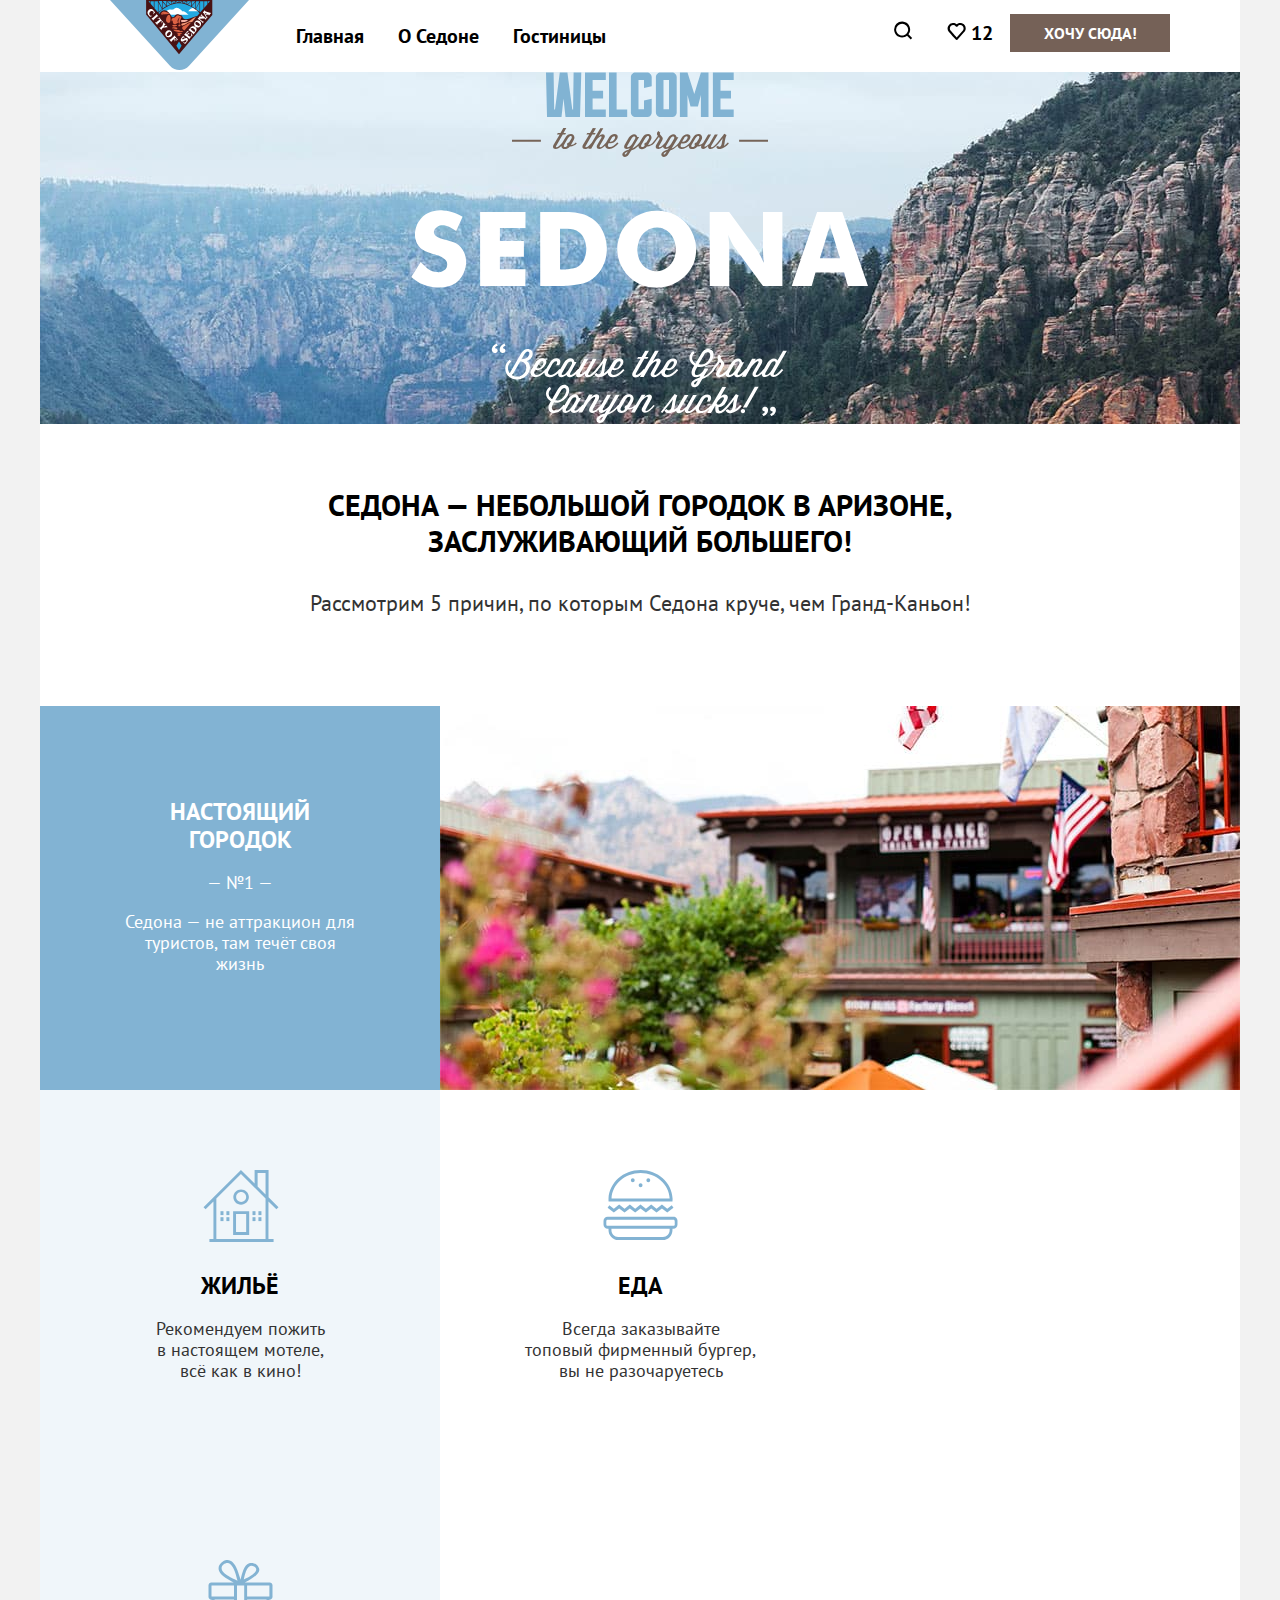
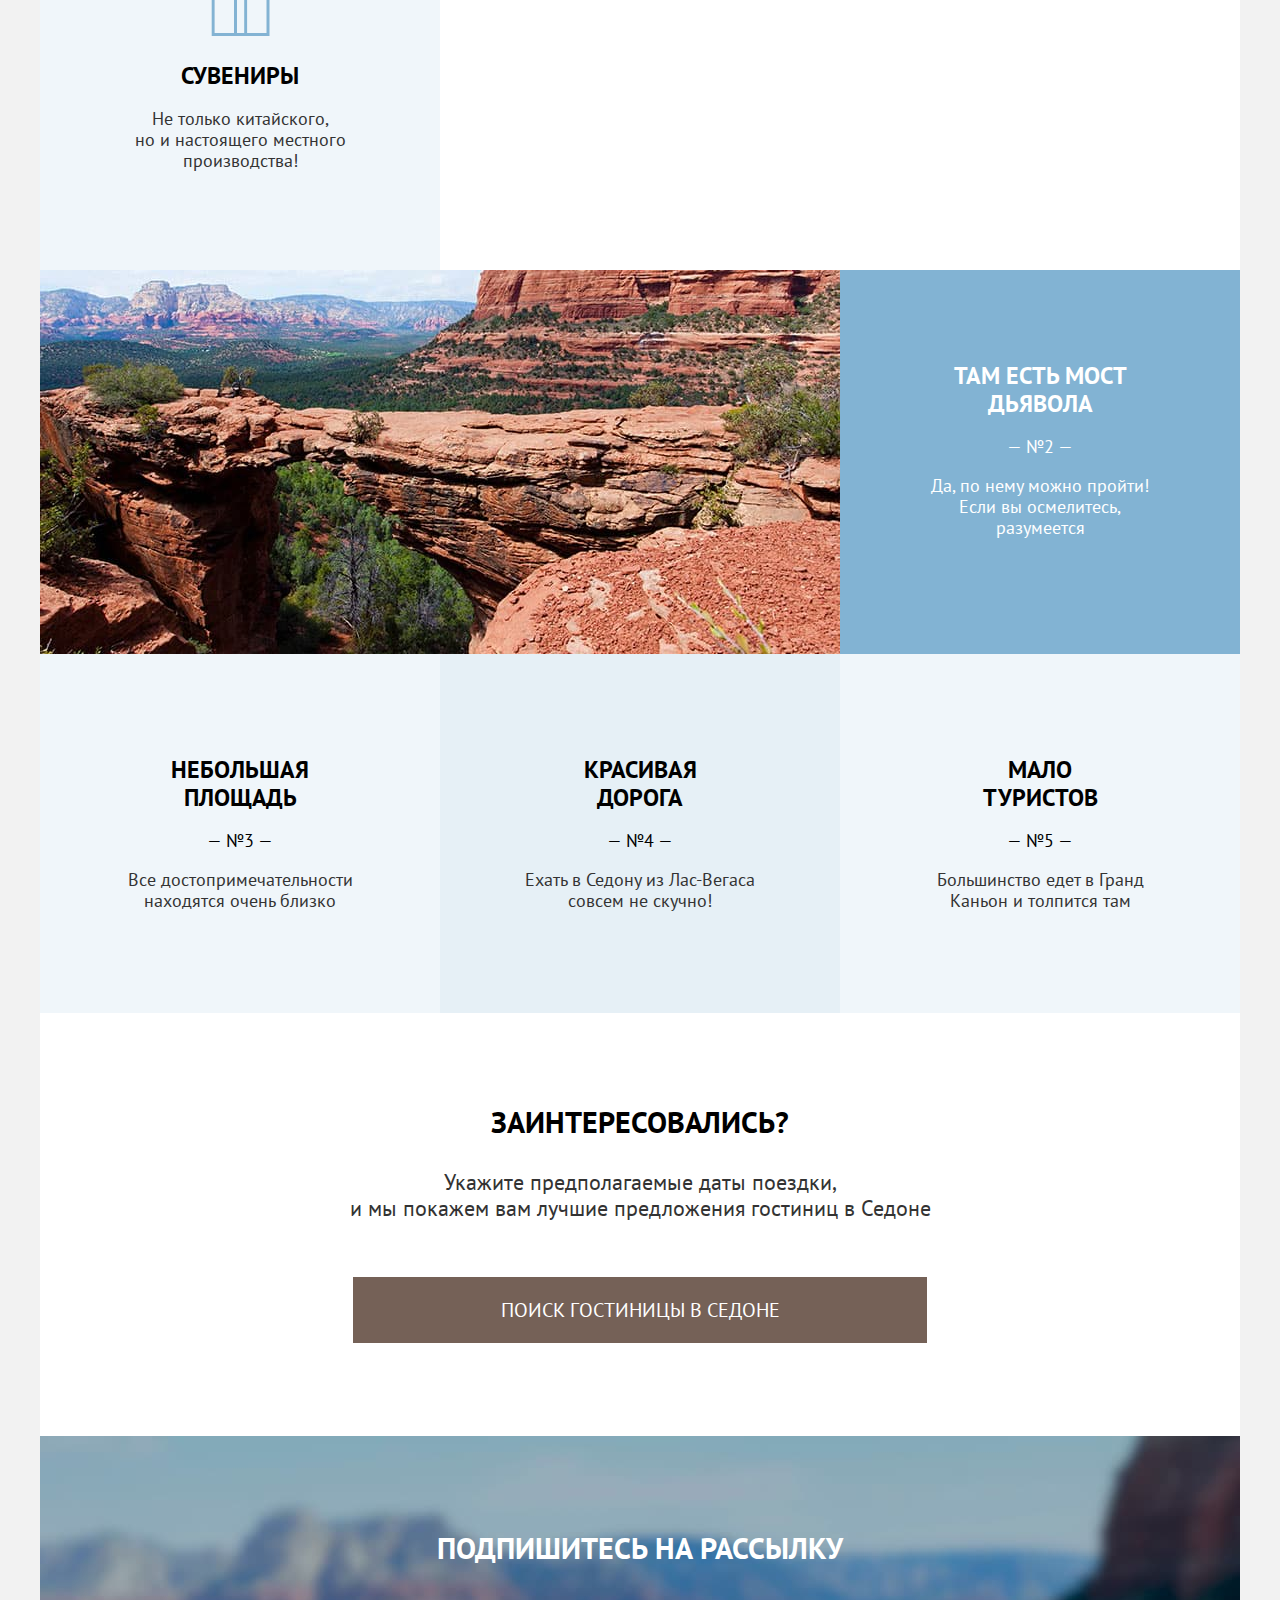
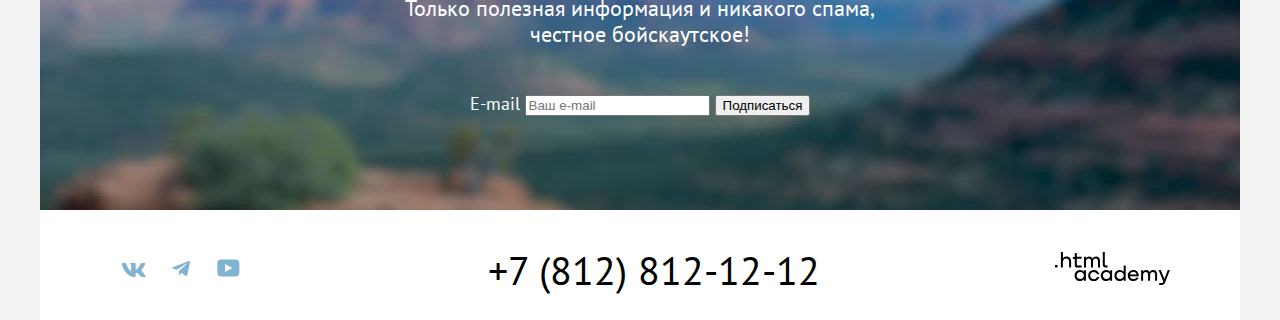
<file: index.html>
<!DOCTYPE html>
<html lang="ru">

  <head>
    <meta charset="utf-8">
    <title>
      HTML Academy: Седона
    </title>
    <link rel="stylesheet" href="styles/styles.css">
  </head>

  <body>
    <div class="container-page">
      <header class="page-header">
        <div class="container">
          <nav class="navigation">
            <a class="navigation-logo" href="index.html">
              <img class="logo" src="images/logo/coat-of-arms-of-sedona.svg" width="139" height="70"
                alt="Герб города Седона">
            </a>
            <ul class="navigation-list">
              <li class="navigation-item">
                <a class="navigation-link navigation-current" href="#">
                  Главная
                </a>
              </li>
              <li class="navigation-item">
                <a class="navigation-link" href="about.html">
                  О Седоне
                </a>
              </li>
              <li class="navigation-item">
                <a class="navigation-link" href="catalog.html">
                  Гостиницы
                </a>
              </li>
            </ul>
            <ul class="navigation-list-user">
              <li class="navigation-item-user">
                <a class="navigation-link" href="#">
                  <svg class="navigation-icon" aria-hidden="true" focusable="false" width="19" height="19"
                    viewBox="0 0 19 19" fill="none" xmlns="http://www.w3.org/2000/svg">
                    <path
                      d="m18.16 17.05-3.71-3.7c1-1.3 1.7-3 1.7-4.9 0-4.4-3.6-8-8.02-8a8.12 8.12 0 0 0-8.02 8.1c0 4.4 3.6 8 8.02 8 1.8 0 3.51-.6 4.91-1.7l3.71 3.7 1.4-1.5Zm-10.03-2.5c-3.3 0-6.02-2.7-6.02-6a6.03 6.03 0 0 1 12.04 0c0 3.3-2.71 6-6.02 6Z"
                      fill="#000" />
                  </svg>
                  <span class="visually-hidden">
                    Поиск
                  </span>
                </a>
              </li>
              <li class="navigation-item-user">
                <a class="navigation-link" href="#">
                  <svg class="navigation-icon" aria-hidden="true" focusable="false" width="19" height="17"
                    viewBox="0 0 19 17" fill="none" xmlns="http://www.w3.org/2000/svg">
                    <path
                      d="M9.58 17c-.3 0-.6-.1-.8-.4-5.42-6.1-6.72-7.5-7.03-7.9A5.4 5.4 0 0 1 6.16 0c1.31 0 2.51.5 3.52 1.3a5.47 5.47 0 0 1 9.03 4.1c0 1.3-.5 2.5-1.31 3.4l-7.02 7.9c-.2.2-.4.3-.8.3ZM3.56 7.5c.3.4 3.51 4 6.12 6.9l6.21-7c.5-.5.7-1.2.7-2 0-1.8-1.5-3.3-3.3-3.3-1 0-2 .5-2.71 1.3-.3.3-.6.4-.9.4-.3 0-.6-.2-.8-.4a3.7 3.7 0 0 0-2.71-1.3c-1.8 0-3.31 1.5-3.31 3.3-.1.9.3 1.6.7 2.1-.1 0-.1 0 0 0Z"
                      fill="#000" />
                  </svg>
                  <span class="visually-hidden">
                    Избранное
                  </span>
                  <span class="favorites">12</span>
                </a>
              </li>
              <li class="navigation-item-user">
                <a class="navigation-link navigation-link-button" href="#">
                  Хочу сюда!
                </a>
              </li>
            </ul>
          </nav>
        </div>
      </header>
      <main class="main-index main-container">
        <section class="welcome">
          <h1 class="visually-hidden">
            Путешествие в Седону
          </h1>
          <img class="welcome-logo" src="images/welcome.svg" width="458" height="352" alt="Добро пожаловать в Седону">
        </section>
        <section class="advantages">
          <h2 class="visually-hidden">
            Преимущества Седоны
          </h2>
          <p class="town-main">
            Седона — небольшой городок в Аризоне,<br>заслуживающий большего!
          </p>
          <p class="town-cause">
            Рассмотрим 5 причин, по которым Седона круче, чем Гранд-Каньон!
          </p>
          <ul class="advantages-list">
            <li class="advantages-list-item advantages-item-main">
              <div class="container-advatages">
                <div class="container-text">
                  <h3 class="advantages-title advantages-title-main">
                    Настоящий городок
                  </h3>
                  <p class="advantages-number">
                    — №1 —
                  </p>
                  <p class="advantages-description">
                    Седона — не аттракцион для туристов, там течёт своя жизнь
                  </p>
                </div>
                <img class="advantages-img" src="images/advantages/sedona-town.jpg" width="800" height="384"
                  alt="Фотография Седоны">
              </div>
              <ul class="service-list">
                <li class="service-item advantages-housing">
                  <div class="container-service icon-housing">
                    <h3 class="advantages-title advantages-title-sub">
                      Жильё
                    </h3>
                    <p class="advantages-description advantages-description-sub">
                      Рекомендуем пожить<br>в настоящем мотеле,<br>всё как в кино!
                    </p>

                  </div>
                </li>
                <li class="service-item advantages-food">
                  <div class="container-service icon-food">
                    <h3 class="advantages-title advantages-title-sub">
                      Еда
                    </h3>
                    <p class="advantages-description advantages-description-sub">
                      Всегда заказывайте<br>топовый фирменный бургер,<br>вы не разочаруетесь
                    </p>
                  </div>
                </li>
                <li class="service-item advantages-souvenirs">
                  <div class="container-service icon-souvenirs">
                    <h3 class="advantages-title advantages-title-sub">
                      Сувениры
                    </h3>
                    <p class="advantages-description advantages-description-sub">
                      Не только китайского,<br>но и настоящего местного<br>производства!
                    </p>
                  </div>
                </li>
              </ul>
            </li>
            <li class="advantages-list-item advantages-item-main">
              <div class="container-advatages">
                <img class="advantages-img" src="images/advantages/devil-bridge.jpg" width="800" height="384"
                  alt="Фотография Моста Дьявола">
                <div class="container-text">

                  <h3 class="advantages-title advantages-title-main ">
                    Там есть мост дьявола
                  </h3>
                  <p class="advantages-number">
                    — №2 —
                  </p>
                  <p class="advantages-description">
                    Да, по нему можно пройти!Если вы осмелитесь,<br>разумеется
                  </p>
                </div>

              </div>
            </li>
            <li class="advantages-list-item advantages-square">
              <div class="container-item">
                <h3 class="advantages-title advantages-title-sub">
                  Небольшая<br>площадь
                </h3>
                <p class="advantages-number">
                  — №3 —
                </p>
                <p class="advantages-description advantages-description-sub">
                  Все достопримечательности<br>находятся очень близко
                </p>
              </div>
            </li>
            <li class="advantages-list-item advantages-road">
              <div class="container-item">
                <h3 class="advantages-title advantages-title-sub">
                  Красивая<br>дорога
                </h3>
                <p class="advantages-number">
                  — №4 —
                </p>
                <p class="advantages-description advantages-description-sub">
                  Ехать в Седону из Лас-Вегаса<br>совсем не скучно!
                </p>
              </div>
            </li>
            <li class="advantages-list-item advantages-tourists">
              <div class="container-item">
                <h3 class="advantages-title advantages-title-sub">
                  Мало<br>туристов
                </h3>
                <p class="advantages-number">
                  — №5 —
                </p>
                <p class="advantages-description advantages-description-sub">
                  Большинство едет в Гранд<br>Каньон и толпится там
                </p>
              </div>
            </li>
          </ul>
        </section>
        <section class="search-hotel">
          <h2 class="search-hotel-title">
            Заинтересовались?
          </h2>
          <p class="search-hotel-description">
            Укажите предполагаемые даты поездки,<br>и мы покажем вам лучшие предложения гостиниц в Седоне
          </p>
          <a class="button-search-hotel" href="#">
            ПОИСК ГОСТИНИЦЫ В седоне
          </a>
        </section>
        <section class="newsletter newsletter-index">
          <h2 class="newsletter-title">
            Подпишитесь на рассылку
          </h2>
          <p class="newsletter-description">
            Только полезная информация и никакого спама,<br>честное бойскаутское!
          </p>
          <form class="newsletter-form" action="https://echo.htmlacademy.ru/" method="post">
            <label for="newsletter-email">
              E-mail
            </label>
            <input class="field" placeholder="Ваш e-mail" type="email" name="newsletter-email" id="newsletter-email"
              required>
            <button class="newsletter-button" type="submit">
              Подписаться
            </button>
          </form>
        </section>
      </main>
      <footer class="footer">
        <div class="container">
          <h2 class="visually-hidden">
            Наши социальные сети
          </h2>
          <div class="footer-container">
            <ul class="footer-social-list">
              <li class="social-list-item">
                <a class="social-button vk" href="https://vk.com/htmlacademy">
                  <svg class="social-icon-vk" aria-hidden="true" focusable="false" width="25" height="14" viewBox="0 0 25 14" fill="none"
                    xmlns="http://www.w3.org/2000/svg">
                    <path fill-rule="evenodd" clip-rule="evenodd"
                      d="M24.12.95c.16-.55 0-.95-.8-.95H20.7c-.67 0-.98.35-1.15.73 0 0-1.33 3.2-3.22 5.27-.61.6-.9.8-1.23.8-.16 0-.41-.2-.41-.74V.95c0-.66-.19-.95-.74-.95H9.82c-.42 0-.67.3-.67.6 0 .61.95.76 1.04 2.5v3.8c0 .84-.15.99-.48.99-.9 0-3.06-3.21-4.34-6.89-.25-.71-.5-1-1.18-1H1.57c-.75 0-.9.35-.9.73 0 .68.89 4.07 4.14 8.55 2.17 3.06 5.23 4.72 8 4.72 1.68 0 1.88-.37 1.88-1v-2.32c0-.73.16-.88.7-.88.38 0 1.05.2 2.6 1.67 1.79 1.75 2.08 2.53 3.08 2.53h2.63c.75 0 1.12-.37.9-1.1-.23-.72-1.08-1.77-2.2-3.02-.62-.7-1.54-1.47-1.82-1.86-.39-.49-.28-.7 0-1.14 0 0 3.2-4.43 3.54-5.93Z"
                      fill="#83B3D3" />
                  </svg>
                  <span class="visually-hidden">
                    Вконтакте
                  </span>
                </a>
              </li>
              <li class="social-list-item">
                <a class="social-button telegram" href="https://t.me/htmlacademy">
                  <svg class="social-icon-tg" aria-hidden="true" focusable="false" width="18" height="16" viewBox="0 0 18 16" fill="none"
                    xmlns="http://www.w3.org/2000/svg">
                    <path
                      d="M16.79.1.84 6.25c-1.09.43-1.08 1.04-.2 1.31l4.1 1.28 9.47-5.98c.44-.27.85-.12.52.18L7.05 9.96l-.28 4.22c.41 0 .6-.19.83-.41l1.99-1.93 4.13 3.05c.77.42 1.31.2 1.5-.7l2.72-12.8c.28-1.12-.43-1.62-1.16-1.3Z"
                      fill="#83B3D3" />
                  </svg>
                  <span class="visually-hidden">
                    Телеграмм
                  </span>
                </a>
              </li>
              <li class="social-list-item">
                <a class="social-button youtube" href="https://www.youtube.com/user/htmlacademyru">
                  <svg class="social-icon-youtube" aria-hidden="true" focusable="false" width="23" height="18" viewBox="0 0 23 18" fill="none"
                    xmlns="http://www.w3.org/2000/svg">
                    <path
                      d="M18.94.5H3.51C1.65.5.33 2.1.33 3.9V14c0 1.9 1.32 3.5 3.18 3.5h15.65c1.64 0 3.17-1.6 3.17-3.4V3.9C22.11 2.1 20.8.5 18.94.5ZM7.99 13.04V4.96L15.33 9l-7.34 4.04Z"
                      fill="#83B3D3" />
                  </svg>
                  <span class="visually-hidden">
                    YouTube
                  </span>
                </a>
              </li>
            </ul>
            <a class="footer-contact" href="tele:+78128121212">
              +7 (812) 812-12-12
            </a>
            <a class="htmlacademy-link" href="https://htmlacademy.ru/">
              <svg width="115" height="34" viewBox="0 0 115 34" fill="none" xmlns="http://www.w3.org/2000/svg">
                <path
                  d="M0 13.9v2.6h2.5v-2.6H0ZM11.6 5.5c-1.6 0-2.8.7-3.6 1.7h-.1V1h-2v15.5h2v-5.3c0-2.1 1.3-3.6 3.3-3.6 1.8 0 2.9 1.4 2.9 3.2v5.7h2v-6.1c.1-3-1.8-4.9-4.5-4.9ZM26.6 5.8h-4.8V2.1h-2v3.8h-1.9v2h1.9v6c0 1.7 1 2.7 2.7 2.7h4.1v-2h-3.7c-.7 0-1.1-.4-1.1-1.1V7.8h4.8v-2ZM41.1 5.6c-1.6 0-2.9.8-3.5 2.1h-.1c-.6-1.2-1.8-2.1-3.4-2.1-1.4 0-2.5.8-3.1 1.8h-.1V5.8H29v10.6h2V11c0-2 1-3.5 2.6-3.5 1.5 0 2.4 1 2.4 2.6v6.3h2v-5.6c0-2.4 1.4-3.3 2.6-3.3 1.5 0 2.4 1 2.4 2.6v6.3h2V9.9c.1-2.5-1.4-4.3-3.9-4.3ZM47.8 13.7c0 1.7 1 2.7 2.8 2.7h2v-2h-1.7c-.7 0-1.1-.4-1.1-1.1V1h-2v12.7ZM28.9 20.7c-.9-1.1-2.2-1.8-3.9-1.8-3.1 0-5.4 2.3-5.4 5.6s2.3 5.6 5.4 5.6c1.8 0 3-.8 3.8-1.9h.1v1.6h2V19.2h-2v1.5Zm-3.6 7.4c-2.2 0-3.6-1.6-3.6-3.6s1.4-3.6 3.6-3.6 3.6 1.6 3.6 3.6c0 1.9-1.4 3.6-3.6 3.6ZM44.2 23c-.5-2.4-2.6-4.1-5.4-4.1a5.4 5.4 0 0 0-5.6 5.6c0 3.1 2.2 5.6 5.6 5.6 2.8 0 4.9-1.8 5.4-4.2h-2.1a3.4 3.4 0 0 1-3.3 2.3c-2.2 0-3.6-1.6-3.6-3.6s1.4-3.6 3.6-3.6c1.6 0 2.8 1 3.3 2.2h2.1V23ZM55.1 20.7c-.9-1.1-2.2-1.8-3.9-1.8-3.1 0-5.4 2.3-5.4 5.6s2.3 5.6 5.4 5.6c1.8 0 3-.8 3.8-1.9h.1v1.6h2V19.2h-2v1.5Zm-3.6 7.4c-2.2 0-3.6-1.6-3.6-3.6s1.4-3.6 3.6-3.6 3.6 1.6 3.6 3.6c0 1.9-1.5 3.6-3.6 3.6ZM68.7 20.8c-.9-1.1-2.2-1.9-3.9-1.9-3.1 0-5.4 2.3-5.4 5.6s2.2 5.6 5.4 5.6c1.7 0 3-.8 3.8-1.8h.1v1.5h2V14.4h-2v6.4Zm-3.6 7.3c-2.2 0-3.6-1.6-3.6-3.6s1.4-3.6 3.6-3.6 3.6 1.6 3.6 3.6c-.1 2-1.5 3.6-3.6 3.6ZM78.3 18.9c-3.3 0-5.5 2.5-5.5 5.6 0 3 2.1 5.6 5.5 5.6 2.5 0 4.5-1.3 5.2-3.6h-2.1c-.5 1-1.6 1.6-3 1.6-1.9 0-3.3-1.3-3.4-2.9h8.8c.2-3.6-2-6.3-5.5-6.3Zm0 1.9c1.7 0 3 1 3.3 2.6h-6.5c.3-1.5 1.5-2.6 3.2-2.6ZM98.2 18.9c-1.6 0-2.9.8-3.6 2h-.1c-.6-1.2-1.8-2-3.4-2-1.4 0-2.5.7-3.1 1.8v-1.5h-1.9v10.6h2v-5.4c0-2 1-3.4 2.6-3.5 1.5 0 2.4 1 2.4 2.6v6.3h2v-5.6c0-2.4 1.4-3.3 2.6-3.3 1.5 0 2.4 1 2.4 2.6v6.3h2v-6.5c.1-2.6-1.4-4.4-3.9-4.4ZM109.4 28l-3.6-8.9h-2.2l4.8 11.6c-.3.9-.7 1.2-1.7 1.2h-2.5v2h2.5c1.8 0 2.8-.8 3.5-2.6l4.7-12.2h-2.1l-3.4 8.9Z"
                  fill="#000" />
              </svg>
              <span class="visually-hidden">Логотип HTML Academy</span>
            </a>
          </div>
        </div>
      </footer>
    </div>
  </body>

</html>
</file>
<file: styles/styles.css>
@font-face {
  font-family: "PT Sans";
  font-style: normal;
  font-weight: 400;
  src: url("../fonts/ptsans-400.woff2") format("woff2");
  font-display: swap;
}

@font-face {
  font-family: "PT Sans";
  font-style: normal;
  font-weight: 700;
  src: url("../fonts/ptsans-700.woff2") format("woff2");
  font-display: swap;
}

* {
  box-sizing: border-box;
}

html {
  height: 100%;
}

body {
  margin: 0 ;
  display: flex;
  flex-direction: column;
  min-height: 100%;
  font-family: "PT Sans", sans-serif;
  font-size: 18px;
  line-height: 21px;
  color: #000000;
  /* background-color: #e5e5e5; */
  background-color: #F2F2F2 ;
  width: 1280px;

}
.visually-hidden {
  position: absolute;
  width: 1px;
  height: 1px;
  margin: -1px;
  padding: 0;
  border: 0;
  clip: rect(0 0 0 0);
  overflow: hidden;
}
.container-page {
  margin: 0 auto;
  display: flex;
  min-height: 100%;
  background-color: #ffffff;
  width: 1200px;
  flex-direction: column;
}
.container {
  margin: 0 auto;
  width: 1060px;
}


/* Навигация */
.navigation {
  display:flex;
}
.navigation-logo {
  margin:0 0 -5px;
}
.navigation-list {
  display: flex;
  flex-wrap: wrap;
  max-width: 550px;
  margin: auto auto auto 30px;
  padding: 0;
  list-style-type:none;
}
.navigation-link {
  display: block;
  padding: 20px 17px;
  font-size: 20px;
  line-height: 26px;
  font-weight: 700;
  text-align: center;
  color: inherit;
  text-decoration: none;
}
.navigation-list-user {
  display: flex;
  flex-wrap: wrap;
  max-width: 400px;
  margin: auto 0 auto auto;
  list-style-type:none;
}
.navigation-link {
  padding: auto ;
  list-style-type:none;
}
.navigation-link-button {
  display: block;
  min-width: 160px;
  min-height: 37px;
  margin: 14px 0 20px;
  padding: 9px 15px;
  font-family: "PT Sans", sans-serif;
  font-size: 16px;
  line-height: 20px;
  text-align: center;
  text-transform: uppercase;
  text-decoration: none;
  color: #ffffff;
  background-color: #756157;
  cursor: pointer;
  border: none;
}


/* Добро пожаловать  */
.main-container {
  flex-grow: 1;
}
.page-header {
  background-color: #ffffff;
}
.welcome {
  text-align: center;
  background-color: #dae8f1;
  background-image: url(../images/index-background.jpg);
  background-size: 100% auto;
  background-repeat: no-repeat;
}
.welcome-logo {
  display: block;
  align-items: center;
  margin: 0 auto 63px;
  padding: 51px auto 82px;
}

/* .advantages {
  background-color: #ffffff;
} */

.town-main {
  margin: 0 auto 31px;
  font-size: 30px;
  line-height: 36px;
  font-weight: 700;
  text-align: center;
  text-transform: uppercase;
}

.town-cause {
  margin: 0 auto 90px;
  font-size: 22px;
  line-height: 26px;
  font-weight: 400;
  text-align: center;
  color: #333333;
}


/* Преимущества Седодоны */
.advantages-list {
  display:flex;
  flex-wrap: wrap;
  /* flex-direction: column; */
  margin: 0 0 91px;
  padding: 0;
  list-style-type: none;
  text-align: center;
}
/* .advantages-number {
  text-align: center;
} */
.container-text {
  width: 230;
  margin: 92px 85px;

}
.container-item {
  width: 230px;
  margin:102px 85px;
}
.container-service {
  display: flex;
  flex-direction: column;
  min-width: 400px;
  min-height: 384px;
  padding: 182px 85px 81px 85px;
  background-position: top 80px center;
  background-repeat: no-repeat;
}
.container-advatages {
  display: flex;
  min-width: 400px;
  min-height: 384px;

}
.advantages-item-main {
  display: flex;
  flex-wrap: wrap;
  color: #ffffff;
  background-color: #82b3d3;
  margin: 0;
  padding: 0;
  /* align-items: center; */
}
.service-list {
  display: flex;
  flex-wrap: wrap;
  background-color: #FFFFFF;
  list-style-type:none;
  margin: 0;
  padding: 0;
}
.service-item {
  display: flex;
  flex-wrap: wrap;
}
.advantages-title {
  margin: 0;
  padding: 0;
  font-size: 24px;
  line-height: 28px;
  font-weight: 700;
  text-align: center;
  text-transform: uppercase;
}
/* .advantages-number {
  margin: 0;
  padding: 0;
}
.advantages-description {
  margin: 0;
  padding: 0;
} */

.advantages-description-sub {
  color: #333333;
}
.advantages-title-sub {
color:#000000;
}
.advantages-housing,
.advantages-souvenirs,
.advantages-square,
.advantages-tourists {
  background-color: rgba(131, 179, 211, 0.12);
}


.advantages-road {
  background-color: rgba(131, 179, 211, 0.2);
}
.icon-housing {
  background-image: url(../images/advantages/housing.svg);
}
.icon-food {
  background-image: url(../images/advantages/food.svg);
}
.icon-souvenirs {
  background-image: url(../images/advantages/souvenirs.svg);
}


/* Заинтересовались */
.search-hotel {
  margin: 0 0 93px;
  display: flex;
  flex-direction: column;
  /* padding: 91px auto 93px; */
  /* justify-content: center; */
  text-align: center;
}

.search-hotel-title {
  margin: 0 auto 29px ;
  font-size: 30px;
  line-height: 36px;
  font-weight: 700;
  text-transform: uppercase;
}
.search-hotel-description {
  margin: 0  auto 56px;
  font-size: 22px;
  line-height: 26px;
  /* font-weight: 400; */
  color: #333333;
}
.button-search-hotel {
  font-weight: 700;
  margin: 0 auto ;
  min-width: 574px;
  padding: 15px 12px;
  font-size: 20px;
  line-height: 36px;
  font-weight: 400;
  text-transform: uppercase;
  text-decoration: none;
  color: #ffffff;
  background-color: #756157;
  border: none
  cursor: pointer;
}


/* Подпишитесь на рассылку */
.newsletter {
  display: flex;
  flex-direction: column;
  /* padding: 94px auto; */
  text-align: center;
  color:#FFFFFF;
  background-size: 100% auto;
  background-repeat: no-repeat;
}

.newsletter-index {
  text-align: center;
  background-color: #3d5c5e;
  background-image: url("..//images/background-index.jpg");
  background-size: 100% auto;
  background-repeat: no-repeat;
}
.newsletter-title {
  margin: 94px auto 29px ;
  font-size: 30px;
  line-height: 36px;
  font-weight: 700;
  /* color: #ffffff; */
  text-transform: uppercase;

}
.newsletter-description {
  margin: 0 auto 46px;
  font-size: 22px;
  line-height: 26px;
  font-weight: 400;
  /* text-align: center; */
  /* color: #ffffff; */
}
.newsletter-form {
  margin: 0 auto 94px;
}
.newsletter-catalog {
  background-color: #ffffff;
}
.newsletter-title-catalog {
  color: #000000;
}
.newsletter-description-catalog {
  color: #333333;
}


/* Футер */
.footer-container {
  display: flex;
  flex-wrap: wrap;
  justify-content: space-between;
  margin: 40px 0 30px;
  text-align: center;
  align-items: center;
}
.footer-social-list {
  display: flex;
  flex-wrap: wrap;
  list-style-type: none;
  min-width: 142px;
  margin:0;
  padding:0;
  align-items: center;
}
.social-list-item {
  min-width: 33.33%;
  /* min-height:47px; */
}
.social-button {
  /* padding: 13px 12px; */
  display: block;
  /* min-height: 40px; */
}
.footer-contact {
  max-width: 720px;
  font-size: 40px;
  line-height: 40px;
  color: #000000;
  text-decoration: none;
}
.footer {
  background-color: #ffffff;
}

/* Каталог */


/* Хедер */
.inner-header {
  color: #FFFFFF;
  background-color: #826359;
  background-image: url("..//images/background-catalog.jpg");
  background-size: 100% auto;
  background-repeat: no-repeat;
  margin-bottom:  55px;

}
/* .hotel-filter {
  background-color: #826359;
  background-image: url("..//images/background-catalog.jpg");
  background-size: 100% auto;
  background-repeat: no-repeat;
} */

.inner-header-title {
  font-size: 60px;
  line-height: 78px;
  font-weight: 700;
  text-align: left;
  margin: 0;
  padding: 0;
  /* color: #ffffff; */
}


/* Хлебные крошки */
.breadcrumbs {
  display: flex;
  margin: 10px 0 40px 0;
  padding: 0;
  list-style-type: none;

}
.breadcrumbs-link {
  margin-right: 26px;
  font-size: 16px;
  line-height: 21px;
  font-weight: 400;
  text-align: left;
  color: #ffffff;
  text-decoration: none;
  margin: 0;
  padding: 0;
}
.breadcrumbs-item:not(:last-child):after{
content: url(..//images/icon/breadcrumbs-icon.svg);
position: relative;
margin:auto 10px auto 10px;
}
/* .breadcrumbs-icon{
  margin:0 auto 0 auto;
  } */


/* Выбор гостиницы */
.choise-filter {
  display: flex;
}
.choise-filter-title {
  font-size: 20px;
  line-height: 26px;
  font-weight: 700;
  text-align: left;
  color: #ffffff;
}
.choise-filter-list {
  list-style-type: none;
}
.choise-filter-item {
  font-weight: 400;
  text-align: left;
  color: #ffffff;
}
.container-sort {
  display: flex;
 }
 .container-button {
  display: flex;
  flex-direction: column;
  margin: 60px 0 0 auto;
}
.button-submit {
  padding: 14px 15px;
  font-size: 16px;
  min-width: 130px;
  min-height: 48px;
  line-height: 20px;
  font-weight: 700;
  text-align: center;
  text-transform:capitalize;
  color: #ffffff;
  background-color: #82b3d3;
  list-style: none;
  /* display: inline-block; */
}

.button-reset {
  font-size: 16px;
  line-height: 20px;
  font-weight: 400;
  text-align: center;
  color: #ffffff;
}
  /* display: inline-block; */



 /* Сортировка гостиниц */


.sort-hotel {
  margin:0 191px 0 0 ;
  font-size: 30px;
  line-height: 36px;
  font-weight: 700;
  text-align: left;
  text-transform: capitalize;
}
.select-control {
  margin-right: 78px;
}
.catalog-sorting {
  background-color: #ffffff;
}
.sort-view {
  display: flex;
  list-style-type: none;
  margin: 0 0 0 auto;
  padding: 0;
  text-align: center;
}
.toggle-item:not(:last-child) {
 margin-right:8px;
}
.toggle-icon{
  margin-right:8px;
 }



/* Карточки гостиниц */
.hotels {
  background-color: #ffffff;
}
.hotel-list {

  display: grid;
  grid-template-columns: repeat(3,340px);
  gap: 18px;
  column-gap: 18px;
  list-style-type: none;
  margin: 0 0 66px;
  padding: 0;
}
.hotel-card {
  display: grid;
  grid-template-columns: 140px 140px;
  grid-template-rows: 255px 21px 37px 37px;
  gap: 16px 20px;
  margin: 0;
  padding: 20px;
}
.hotel-card-title {
  font-size: 24px;
  line-height: 28px;
  font-weight: 700;
  text-align: left;
  grid-column: 1/-1;
  margin:0;
  padding: 0;
  /* display: block; */
}

.hotel-card-link {
  text-decoration: none;
  color: inherit;
  display: grid;
  grid-template-rows: 211px 28px;
  row-gap: 16px;
  grid-column: 1/-1;
}
.hotel-card-image {
  /* grid-column: 1/-1; */
}

.hotel-card-button {
  font-size: 16px;
  line-height: 20px;
  text-align: center;
  text-decoration: none;
}

.button-more {
  font-weight: 700;
  text-transform: capitalize;
  color: #ffffff;
  background-color: #756157;
}

.button-to-favorites {
  font-weight: 700;
  text-transform: capitalize;
  color: #ffffff;
  background-color: #82b3d3;
}

.button-in-favorites {
  font-weight: 700;
  text-transform: capitalize;
  color: #ffffff;
  background-color: #7db54f;
}

.type-of-housing {
  text-align: left;
  color: #333333;
  display:block;
  margin:0;
  padding: 0;
}

.hotel-card-price {
  text-align: left;
  color: #333333;
  display: block;
  margin:0;
  padding: 0;
}
/* Пагинация */
.container-pagination {
  display: flex;
  flex-wrap: wrap;
}
.pagination {
  display: flex;
  list-style-type: none;
  margin:0 auto 0 0;
  padding: 0;
}
.pagination-item {
 min-width: 60px;
 min-height: 60px;
 background-color: #82B3D3;
 /* margin-right: 8px; */
}
.pagination-item:not(:last-child) {
  margin-right: 8px;
 }
.pagination-link {
  display: block;
  text-align: center;
  text-decoration: none;
  font-weight: 700;
  text-transform: capitalize;
  color: #ffffff;
  font-size: 20px;
  line-height:36px;
  padding:12px auto 13px auto;
}
</file>
